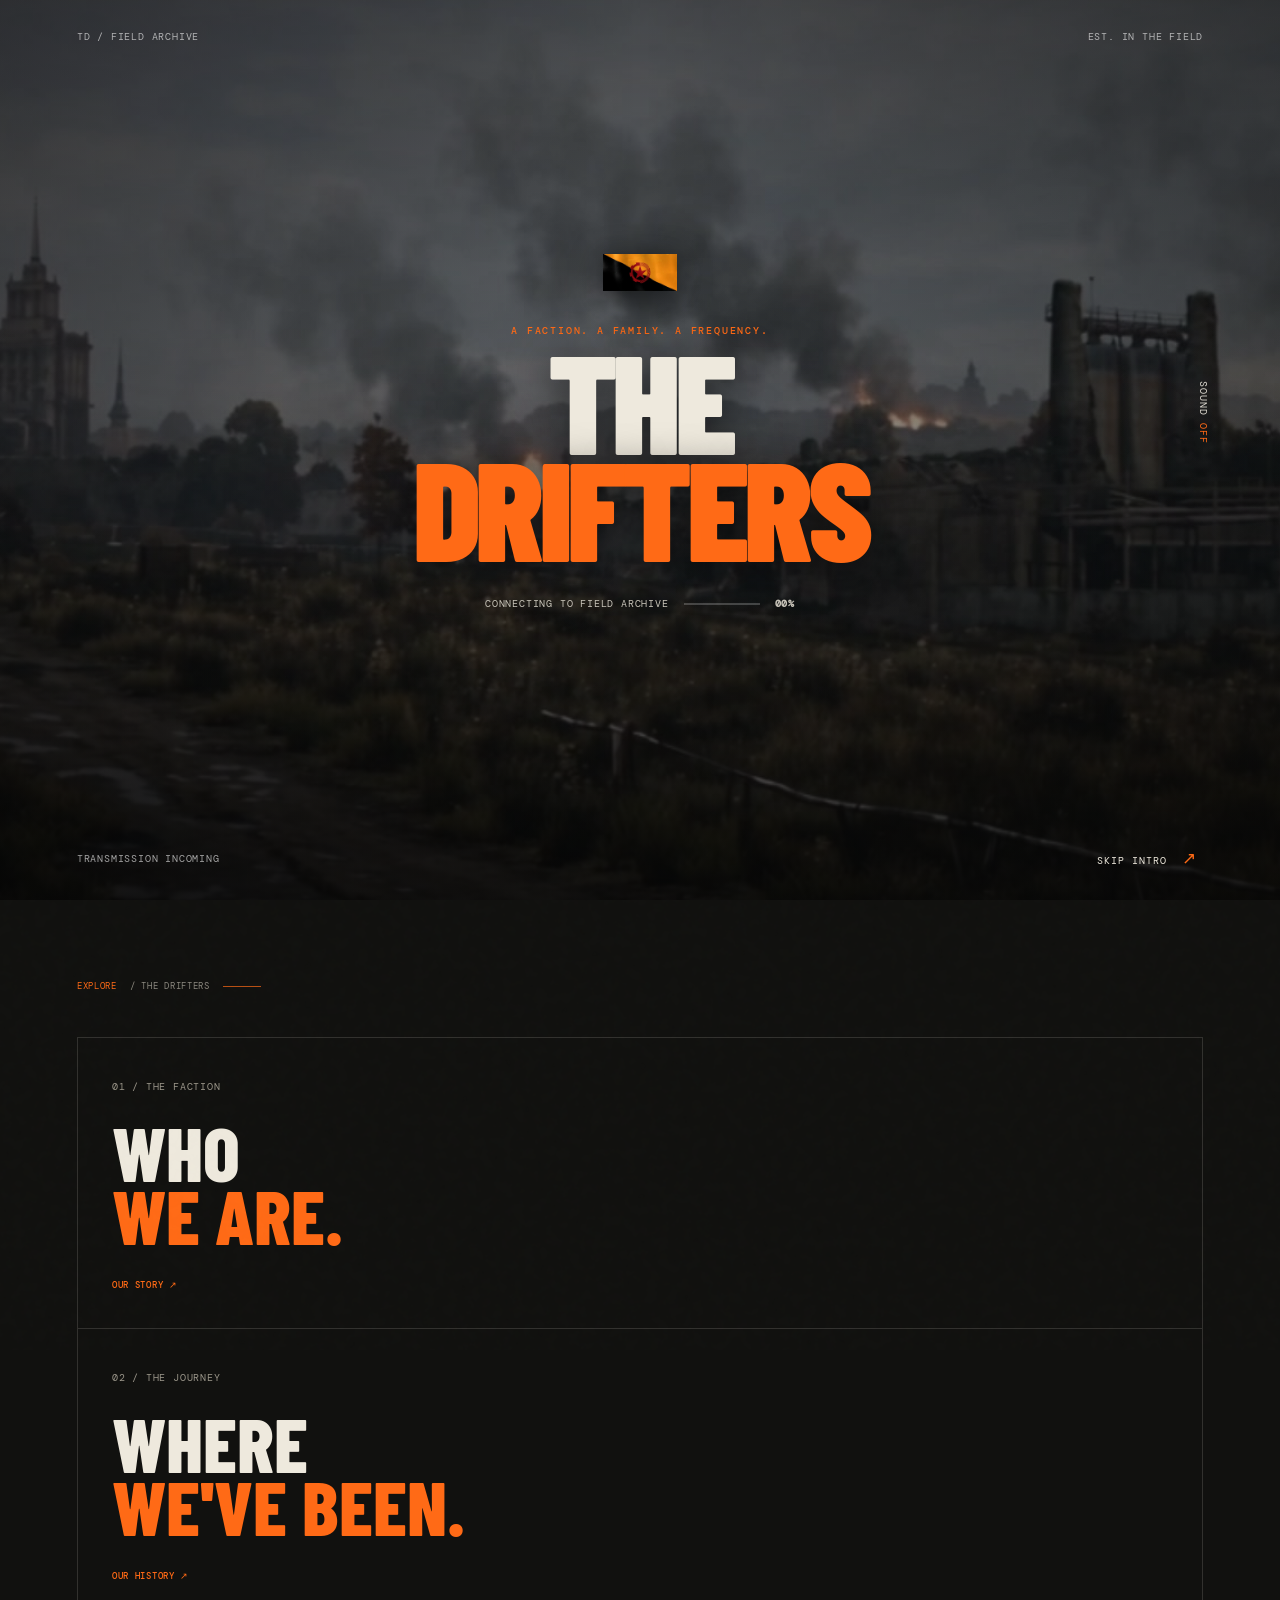
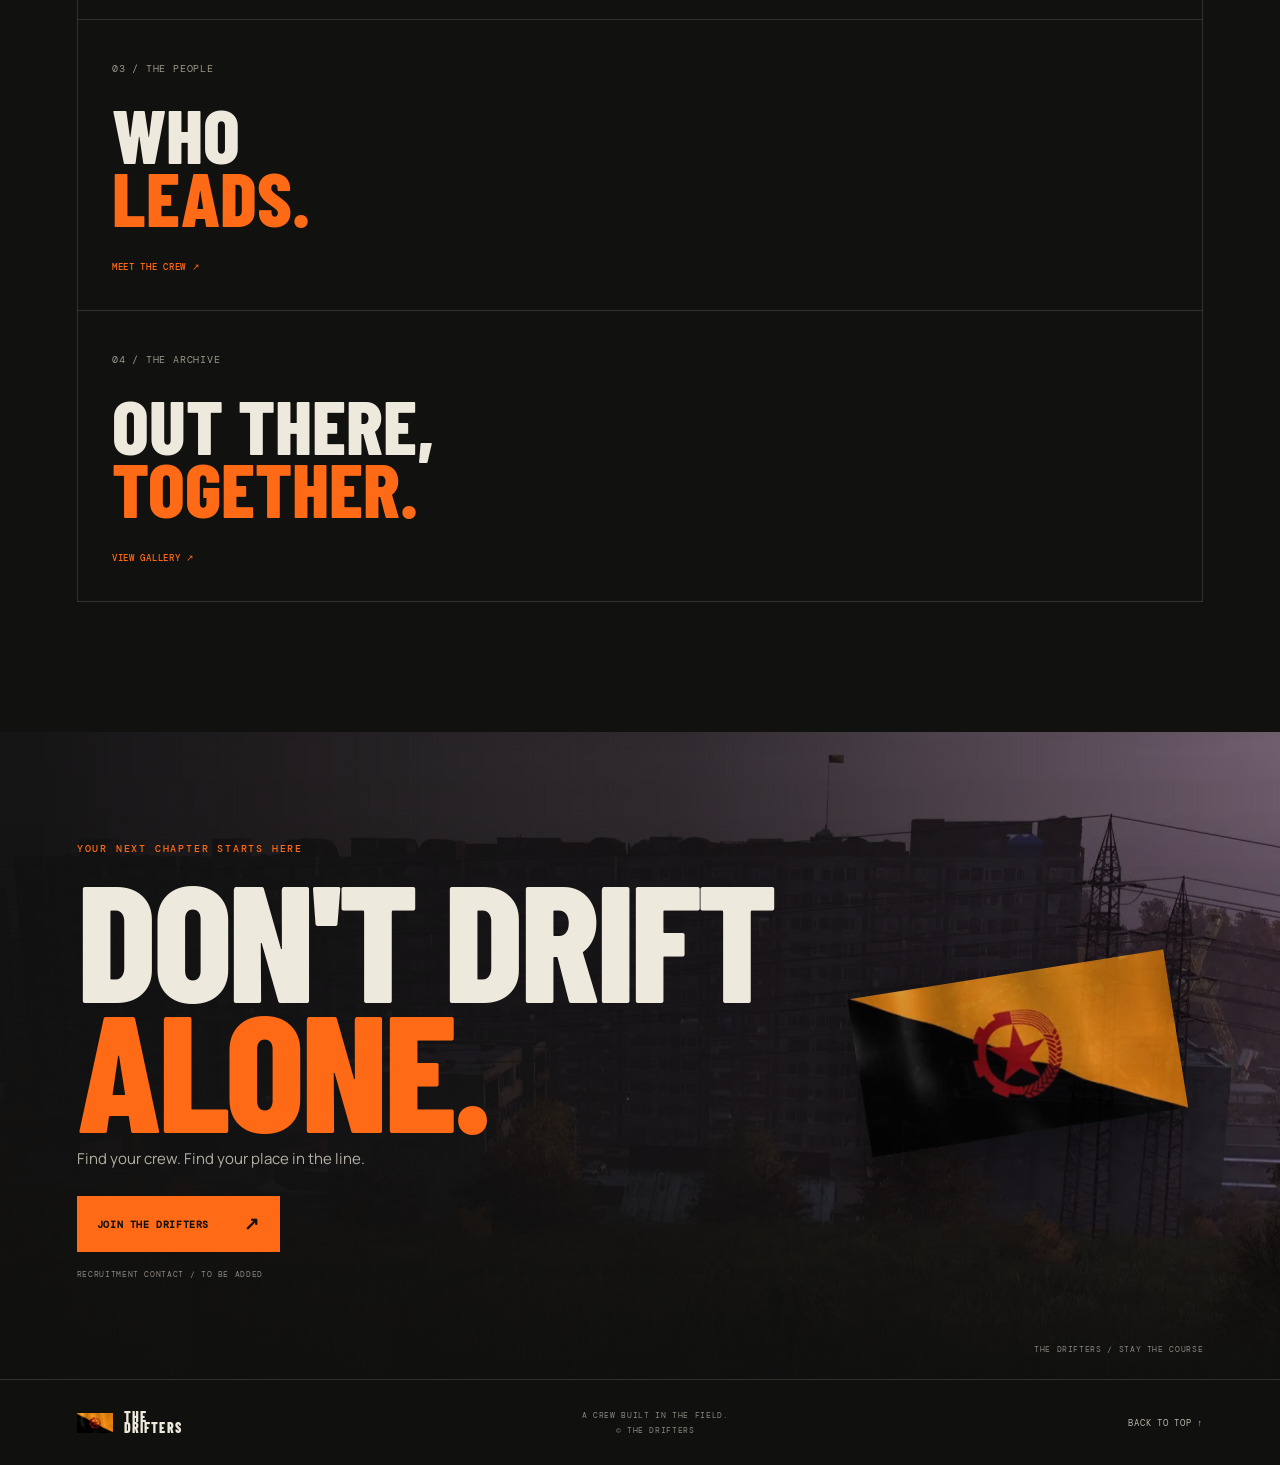
<file: index.html>
<!doctype html>
<html lang="en"><head><meta charset="utf-8"><meta name="viewport" content="width=device-width, initial-scale=1"><meta name="theme-color" content="#0d0d0c"><meta name="description" content="The Drifters — DayZ survival faction. Home and field archive."><title>Home — The Drifters DayZ Faction</title><link rel="preconnect" href="https://fonts.googleapis.com"><link rel="preconnect" href="https://fonts.gstatic.com" crossorigin><link href="https://fonts.googleapis.com/css2?family=Barlow+Condensed:wght@500;600;700;800;900&family=DM+Mono:wght@400;500&family=Manrope:wght@400;500;600;700;800&display=swap" rel="stylesheet"><link rel="stylesheet" href="styles.css"></head>
<body class="is-loading"><div class="noise" aria-hidden="true"></div><div class="scroll-progress" aria-hidden="true"><i></i></div><section class="intro" id="intro" aria-label="The Drifters opening sequence">
    <video class="intro__video" id="introVideo" playsinline muted preload="auto" poster="video-poster.jpg?v=4">
      <source src="Video%20Project%202%20%281%29.mp4?v=4" type="video/mp4">
    </video>
    <div class="intro__shade"></div>
    <div class="intro__top mono"><span>TD / FIELD ARCHIVE</span><span>EST. IN THE FIELD</span></div>
    <div class="intro__center">
      <img src="flag.png" alt="The Drifters faction flag" class="intro__flag">
      <p class="eyebrow">A faction. A family. A frequency.</p>
      <h1>THE<br><span>DRIFTERS</span></h1>
      <div class="intro__loading"><span class="mono" id="loadLabel">CONNECTING TO FIELD ARCHIVE</span><span class="load-track"><i id="loadBar"></i></span><b class="mono" id="loadNumber">00%</b></div>
    </div>
    <div class="intro__bottom"><span class="mono">TRANSMISSION INCOMING</span><button class="intro__skip" id="skipIntro">SKIP INTRO <span>↗</span></button></div>
    <button class="intro__sound" id="soundToggle" aria-label="Turn intro sound on">SOUND <span>OFF</span></button>
  </section><header class="site-header" id="top">
    <a href="index.html" class="brand" aria-label="The Drifters home"><img src="flag.png" alt=""><span>THE<br>DRIFTERS</span></a>
    <button class="menu-toggle" id="menuToggle" aria-label="Open navigation" aria-expanded="false"><span></span><span></span></button>
    <nav class="main-nav" id="mainNav" aria-label="Main navigation">
      <a href="about.html">ABOUT <small>01</small></a><a href="history.html">HISTORY <small>02</small></a><a href="leadership.html">LEADERSHIP <small>03</small></a><a href="gallery.html">GALLERY <small>04</small></a>
    </nav>
    <a class="header-cta" href="https://discord.gg/ABjeExP7d" target="_blank" rel="noopener noreferrer">JOIN THE DISCORD <span>↗</span></a>
  </header><main><section class="hero" aria-labelledby="heroTitle">
      <div class="hero__image" aria-hidden="true"></div><div class="hero__grid" aria-hidden="true"></div>
      <div class="hero__content">
        <div class="hero__kicker mono reveal"><i></i> DAYZ / SURVIVAL FACTION <span>THE DRIFTERS</span></div>
        <h1 class="hero__title reveal" id="heroTitle">WE MOVE<br>AS <em>ONE.</em></h1>
        <p class="hero__copy reveal">Survive the infected. Share the haul.<br>No one drifts alone.</p>
        <div class="hero__actions reveal"><a class="button button--orange" href="about.html">MEET THE FACTION <span>↗</span></a><a class="text-link" href="gallery.html"><span class="play-icon">▶</span> EXPLORE THE ARCHIVE</a></div>
      </div>
      <div class="hero__seal"><img src="flag.png" alt=""><span class="mono">THE DRIFTERS<br>NO ONE LEFT BEHIND</span></div>
      <div class="hero__foot mono"><span>48° / SOMEWHERE OUT THERE</span><span>SCROLL TO EXPLORE <b>↓</b></span><span>01 — 04</span></div>
    </section><section class="home-links section-pad"><div class="section-tag mono"><span>EXPLORE</span> / THE DRIFTERS</div><div class="home-links__grid"><a href="about.html"><small class="mono">01 / THE FACTION</small><h2>WHO<br><em>WE ARE.</em></h2><span>OUR STORY ↗</span></a><a href="history.html"><small class="mono">02 / THE JOURNEY</small><h2>WHERE<br><em>WE'VE BEEN.</em></h2><span>OUR HISTORY ↗</span></a><a href="leadership.html"><small class="mono">03 / THE PEOPLE</small><h2>WHO<br><em>LEADS.</em></h2><span>MEET THE CREW ↗</span></a><a href="gallery.html"><small class="mono">04 / THE ARCHIVE</small><h2>OUT THERE,<br><em>TOGETHER.</em></h2><span>VIEW GALLERY ↗</span></a></div></section><section class="join" id="join"><div class="join__backdrop"></div><div class="join__content reveal"><p class="eyebrow">YOUR NEXT CHAPTER STARTS HERE</p><h2>DON'T DRIFT<br><em>ALONE.</em></h2><p>Find your crew. Find your place in the line.</p><a class="button button--orange join__button" href="https://discord.gg/ABjeExP7d" target="_blank" rel="noopener noreferrer">JOIN THE DRIFTERS <span>↗</span></a><span class="join__note mono">RECRUITMENT CONTACT / TO BE ADDED</span></div><div class="join__flag"><img src="flag.png" alt="The Drifters flag"></div><div class="join__coordinates mono">THE DRIFTERS / STAY THE COURSE</div></section></main><footer class="footer"><a href="#top" class="brand brand--footer"><img src="flag.png" alt=""><span>THE<br>DRIFTERS</span></a><span class="footer__center mono">A CREW BUILT IN THE FIELD.<br>© THE DRIFTERS</span><a class="footer__top mono" href="#top">BACK TO TOP ↑</a></footer><script src="script.js"></script></body></html>
</file>
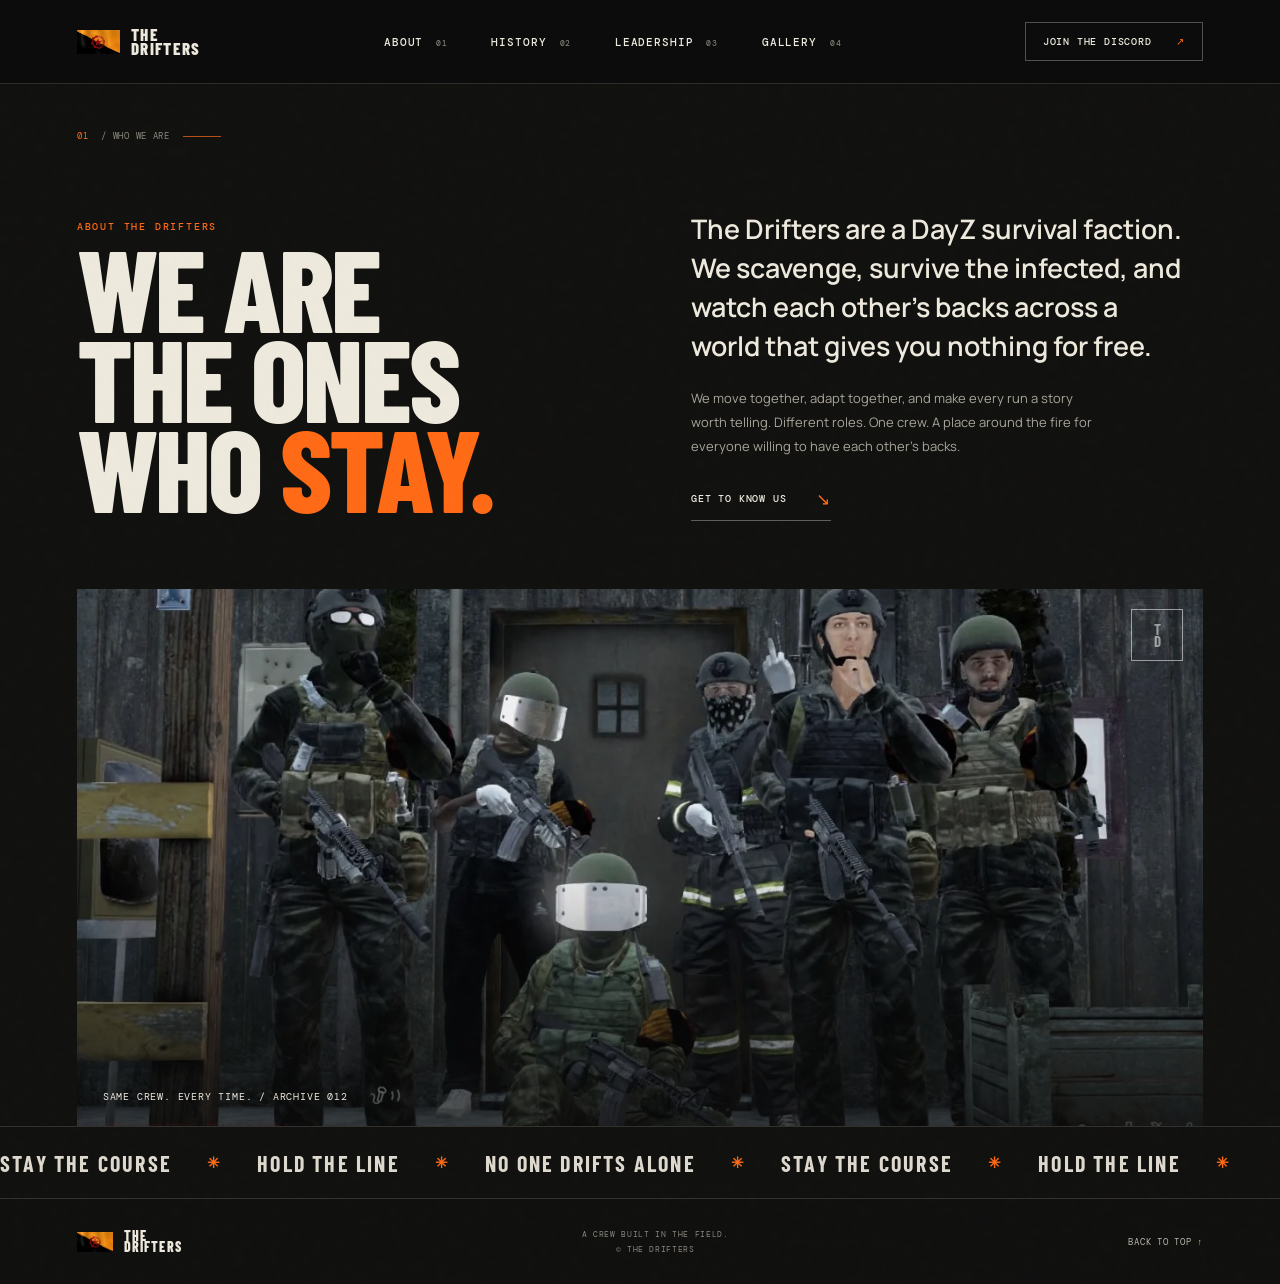
<file: about.html>
<!doctype html>
<html lang="en"><head><meta charset="utf-8"><meta name="viewport" content="width=device-width, initial-scale=1"><meta name="theme-color" content="#0d0d0c"><meta name="description" content="The Drifters — DayZ survival faction. About and field archive."><title>About — The Drifters DayZ Faction</title><link rel="preconnect" href="https://fonts.googleapis.com"><link rel="preconnect" href="https://fonts.gstatic.com" crossorigin><link href="https://fonts.googleapis.com/css2?family=Barlow+Condensed:wght@500;600;700;800;900&family=DM+Mono:wght@400;500&family=Manrope:wght@400;500;600;700;800&display=swap" rel="stylesheet"><link rel="stylesheet" href="styles.css"></head>
<body><div class="noise" aria-hidden="true"></div><div class="scroll-progress" aria-hidden="true"><i></i></div><header class="site-header" id="top">
    <a href="index.html" class="brand" aria-label="The Drifters home"><img src="flag.png" alt=""><span>THE<br>DRIFTERS</span></a>
    <button class="menu-toggle" id="menuToggle" aria-label="Open navigation" aria-expanded="false"><span></span><span></span></button>
    <nav class="main-nav" id="mainNav" aria-label="Main navigation">
      <a href="about.html">ABOUT <small>01</small></a><a href="history.html">HISTORY <small>02</small></a><a href="leadership.html">LEADERSHIP <small>03</small></a><a href="gallery.html">GALLERY <small>04</small></a>
    </nav>
    <a class="header-cta" href="https://discord.gg/ABjeExP7d" target="_blank" rel="noopener noreferrer">JOIN THE DISCORD <span>↗</span></a>
  </header><main><section class="manifesto section-pad" id="about">
      <div class="section-tag mono reveal"><span>01</span> / WHO WE ARE</div>
      <div class="manifesto__layout">
        <div class="manifesto__heading reveal"><p class="eyebrow">ABOUT THE DRIFTERS</p><h2>WE ARE<br>THE ONES<br>WHO <em>STAY.</em></h2></div>
        <div class="manifesto__body reveal"><p class="big-copy">The Drifters are a DayZ survival faction. We scavenge, survive the infected, and watch each other’s backs across a world that gives you nothing for free.</p><p>We move together, adapt together, and make every run a story worth telling. Different roles. One crew. A place around the fire for everyone willing to have each other’s backs.</p><a class="arrow-link" href="history.html">GET TO KNOW US <span>↘</span></a></div>
      </div>
      <div class="manifesto__image reveal"><img src="img12.png" alt="The Drifters gathered together in the field"><span class="image-caption mono">SAME CREW. EVERY TIME. / ARCHIVE 012</span><div class="image-stamp">T<br>D</div></div>
      <div class="manifesto__ticker"><div class="ticker-track"><span>STAY THE COURSE</span><b>✳</b><span>HOLD THE LINE</span><b>✳</b><span>NO ONE DRIFTS ALONE</span><b>✳</b><span>STAY THE COURSE</span><b>✳</b><span>HOLD THE LINE</span><b>✳</b></div></div>
    </section></main><footer class="footer"><a href="#top" class="brand brand--footer"><img src="flag.png" alt=""><span>THE<br>DRIFTERS</span></a><span class="footer__center mono">A CREW BUILT IN THE FIELD.<br>© THE DRIFTERS</span><a class="footer__top mono" href="#top">BACK TO TOP ↑</a></footer><script src="script.js"></script></body></html>
</file>
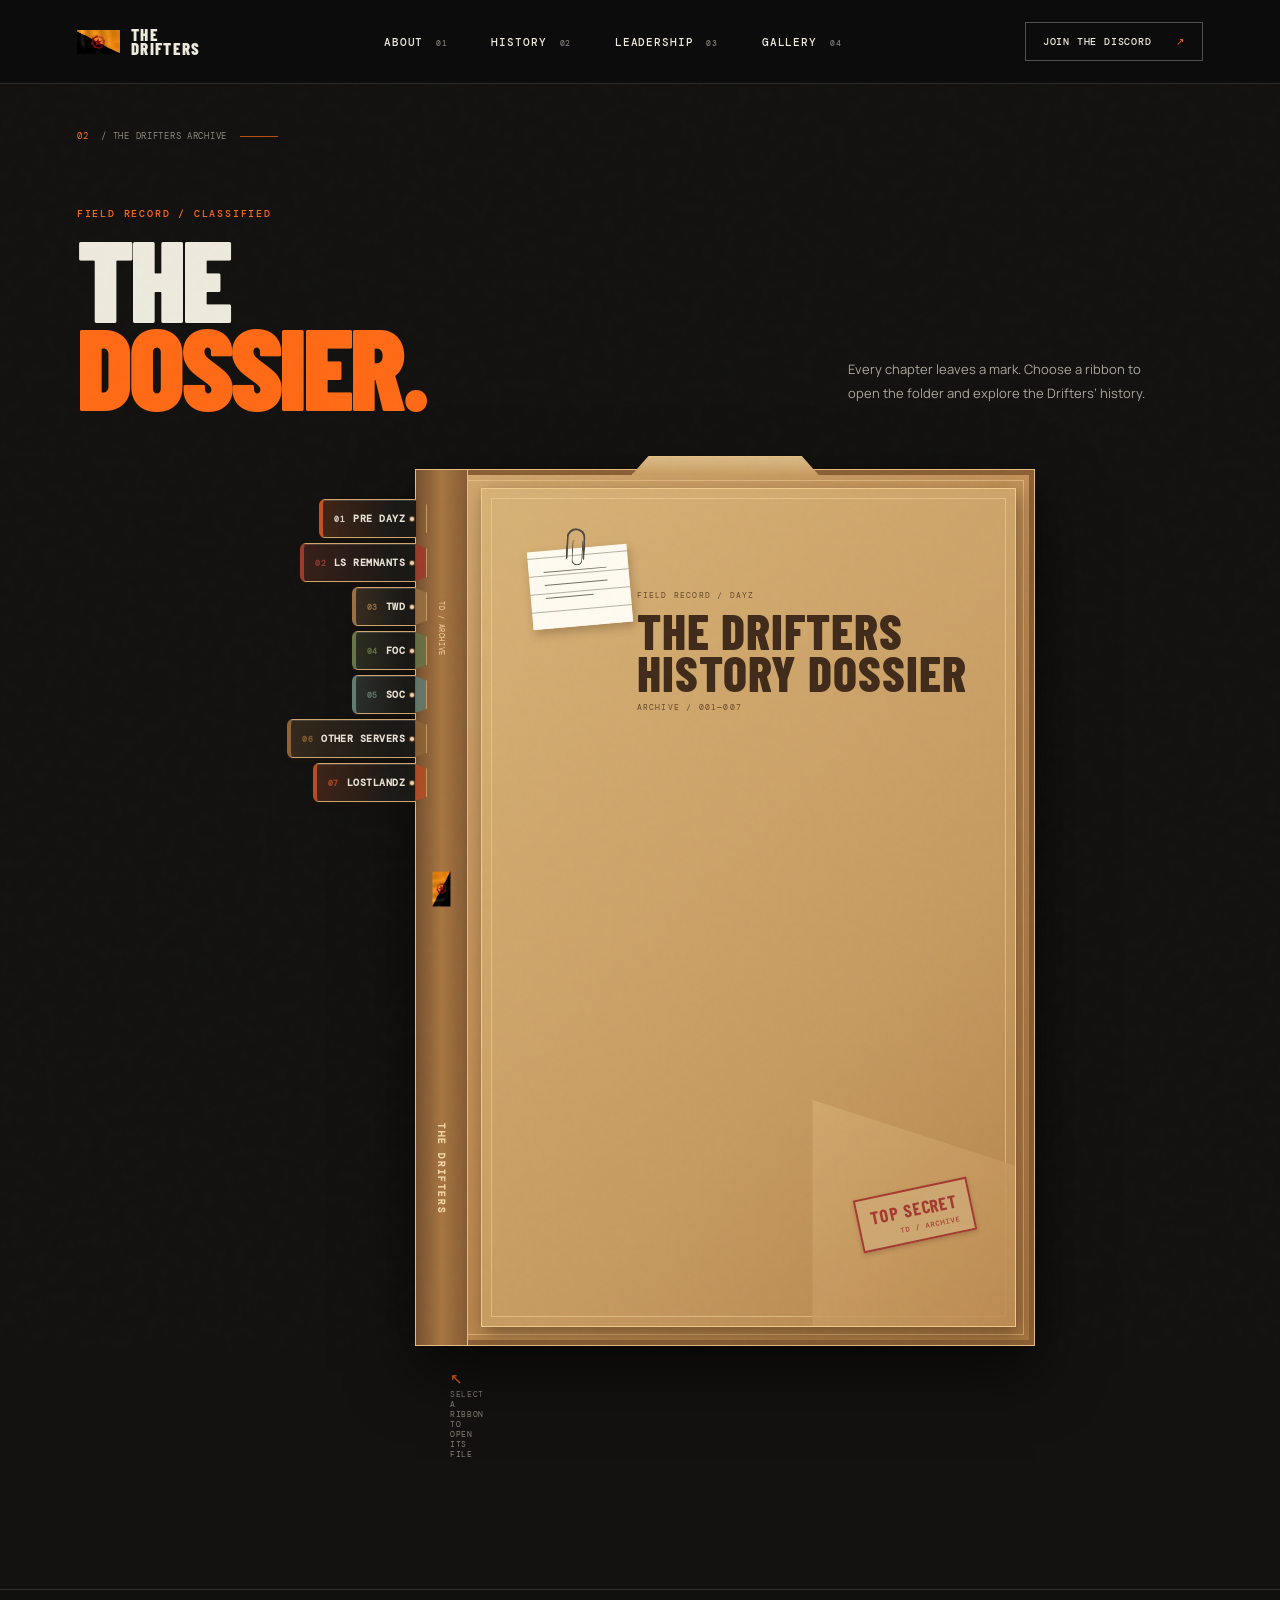
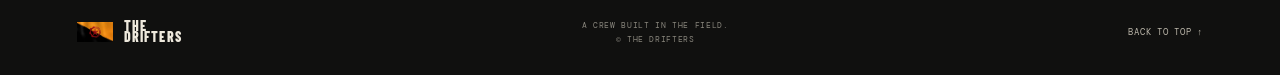
<file: history.html>
<!doctype html>
<html lang="en"><head><meta charset="utf-8"><meta name="viewport" content="width=device-width, initial-scale=1"><meta name="theme-color" content="#0d0d0c"><meta name="description" content="The Drifters — DayZ survival faction. History and field archive."><title>History — The Drifters DayZ Faction</title><link rel="preconnect" href="https://fonts.googleapis.com"><link rel="preconnect" href="https://fonts.gstatic.com" crossorigin><link href="https://fonts.googleapis.com/css2?family=Barlow+Condensed:wght@500;600;700;800;900&family=DM+Mono:wght@400;500&family=Manrope:wght@400;500;600;700;800&display=swap" rel="stylesheet"><link rel="stylesheet" href="styles.css"></head>
<body><div class="noise" aria-hidden="true"></div><div class="scroll-progress" aria-hidden="true"><i></i></div><header class="site-header" id="top">
    <a href="index.html" class="brand" aria-label="The Drifters home"><img src="flag.png" alt=""><span>THE<br>DRIFTERS</span></a>
    <button class="menu-toggle" id="menuToggle" aria-label="Open navigation" aria-expanded="false"><span></span><span></span></button>
    <nav class="main-nav" id="mainNav" aria-label="Main navigation">
      <a href="about.html">ABOUT <small>01</small></a><a href="history.html">HISTORY <small>02</small></a><a href="leadership.html">LEADERSHIP <small>03</small></a><a href="gallery.html">GALLERY <small>04</small></a>
    </nav>
    <a class="header-cta" href="https://discord.gg/ABjeExP7d" target="_blank" rel="noopener noreferrer">JOIN THE DISCORD <span>↗</span></a>
  </header><main><section class="dossier-section section-pad" id="history">
      <div class="section-tag mono"><span>02</span> / THE DRIFTERS ARCHIVE</div>
      <div class="dossier-heading"><div><p class="eyebrow">FIELD RECORD / CLASSIFIED</p><h1>THE<br><em>DOSSIER.</em></h1></div><p>Every chapter leaves a mark. Choose a ribbon to open the folder and explore the Drifters’ history.</p></div>
      <div class="dossier" id="dossier">
        <nav class="dossier-tabs" role="tablist" aria-label="History dossier chapters">
          <button class="dossier-tab" role="tab" id="tab-pre-dayz" aria-controls="dossier-page" aria-selected="false" data-title="Pre DayZ — WVR" data-copy="In the Pre-DayZ era, the faction was the West Virginia Republic (WVR). We played Fallout 4 and Fallout 76, building our crew through the wasteland. In Fallout 76, our goal was to rebuild Appalachia, one settlement at a time."><span>01</span> PRE DAYZ</button>
          <button class="dossier-tab" role="tab" id="tab-origins" aria-controls="dossier-page" aria-selected="false" data-title="LS Remnants"><span>02</span> LS REMNANTS</button>
          <button class="dossier-tab" role="tab" id="tab-twd" aria-controls="dossier-page" aria-selected="false" data-title="TWD"><span>03</span> TWD</button>
          <button class="dossier-tab" role="tab" id="tab-foc" aria-controls="dossier-page" aria-selected="false" data-title="FOC"><span>04</span> FOC</button>
          <button class="dossier-tab" role="tab" id="tab-soc" aria-controls="dossier-page" aria-selected="false" data-title="SOC"><span>05</span> SOC</button>
          <button class="dossier-tab" role="tab" id="tab-other" aria-controls="dossier-page" aria-selected="false" data-title="Other Servers"><span>06</span> OTHER SERVERS</button>
          <button class="dossier-tab" role="tab" id="tab-lostlandz" aria-controls="dossier-page" aria-selected="false" data-title="LostLandz"><span>07</span> LOSTLANDZ</button>
        </nav>
        <div class="dossier-folder" id="dossierFolder">
          <div class="folder-spine"><span class="mono">TD / ARCHIVE</span><img src="flag.png" alt=""><span class="folder-spine__vertical">THE DRIFTERS</span></div>
          <div class="folder-cover" aria-hidden="true">
            <div class="cover-note"><span></span><span></span><span></span><i></i></div>
            <div class="cover-title"><span class="mono">FIELD RECORD / DAYZ</span><strong>THE DRIFTERS<br>HISTORY DOSSIER</strong><small class="mono">ARCHIVE / 001—007</small></div>
            <div class="cover-stamp">TOP SECRET<small>TD / ARCHIVE</small></div>
            <div class="cover-pocket"></div>
          </div>
          <div class="folder-paper" id="dossier-page" role="tabpanel" aria-labelledby="tab-pre-dayz" tabindex="0">
            <div class="paper-note" aria-hidden="true"><span></span><span></span><span></span><i></i></div>
            <div class="paper-top mono"><span>THE DRIFTERS / HISTORY FILE</span><span id="dossierIndex">SELECT A RIBBON</span></div>
            <div class="paper-empty" id="dossierContent"><div class="paper-stamp">TOP SECRET<small>TD / 01</small></div><span class="mono">CHAPTER FILE / 001—007</span><h2 id="dossierTitle">THE STORY<br>IS IN HERE.</h2><p>Choose a ribbon to open a chapter of the Drifters’ history.</p><div class="paper-lines" aria-hidden="true"></div></div>
            <div class="paper-bottom mono"><span>HANDLE WITH CARE</span><span>FIELD ARCHIVE / DAYZ</span></div>
          </div>
        </div>
        <p class="dossier-hint mono"><span>↖</span> SELECT A RIBBON TO OPEN ITS FILE</p>
      </div>
    </section></main><footer class="footer"><a href="#top" class="brand brand--footer"><img src="flag.png" alt=""><span>THE<br>DRIFTERS</span></a><span class="footer__center mono">A CREW BUILT IN THE FIELD.<br>© THE DRIFTERS</span><a class="footer__top mono" href="#top">BACK TO TOP ↑</a></footer><script src="script.js"></script></body></html>
</file>
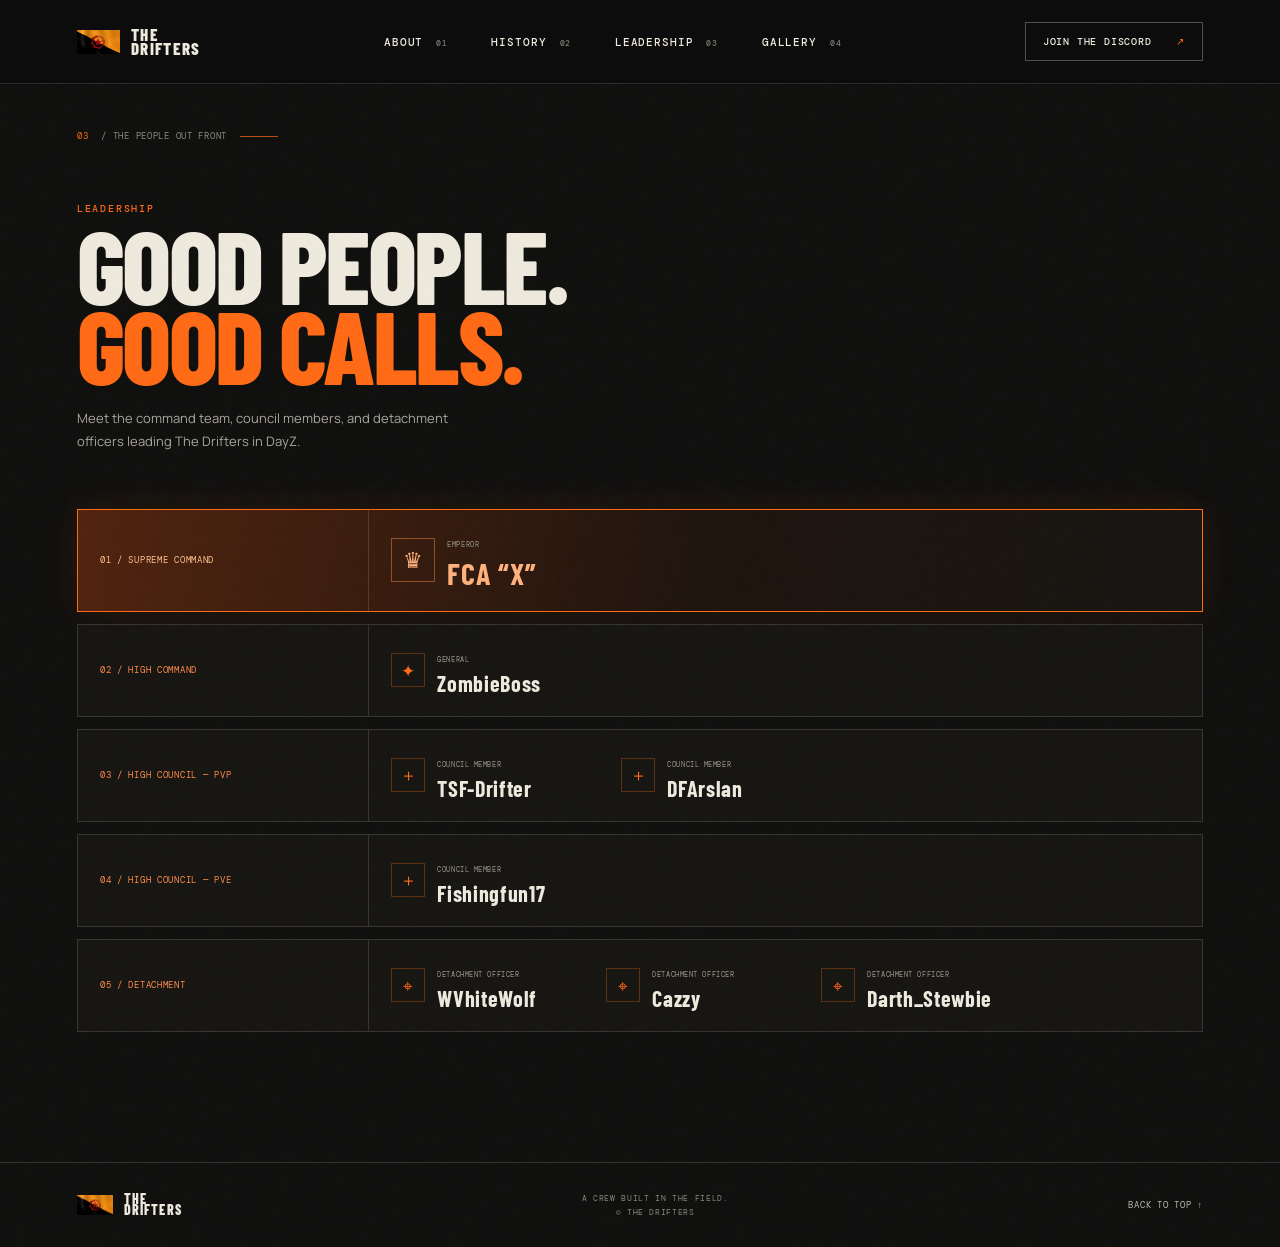
<file: leadership.html>
<!doctype html>
<html lang="en"><head><meta charset="utf-8"><meta name="viewport" content="width=device-width, initial-scale=1"><meta name="theme-color" content="#0d0d0c"><meta name="description" content="The Drifters — DayZ survival faction. Leadership and field archive."><title>Leadership — The Drifters DayZ Faction</title><link rel="preconnect" href="https://fonts.googleapis.com"><link rel="preconnect" href="https://fonts.gstatic.com" crossorigin><link href="https://fonts.googleapis.com/css2?family=Barlow+Condensed:wght@500;600;700;800;900&family=DM+Mono:wght@400;500&family=Manrope:wght@400;500;600;700;800&display=swap" rel="stylesheet"><link rel="stylesheet" href="styles.css"></head>
<body><div class="noise" aria-hidden="true"></div><div class="scroll-progress" aria-hidden="true"><i></i></div><header class="site-header" id="top">
    <a href="index.html" class="brand" aria-label="The Drifters home"><img src="flag.png" alt=""><span>THE<br>DRIFTERS</span></a>
    <button class="menu-toggle" id="menuToggle" aria-label="Open navigation" aria-expanded="false"><span></span><span></span></button>
    <nav class="main-nav" id="mainNav" aria-label="Main navigation">
      <a href="about.html">ABOUT <small>01</small></a><a href="history.html">HISTORY <small>02</small></a><a href="leadership.html">LEADERSHIP <small>03</small></a><a href="gallery.html">GALLERY <small>04</small></a>
    </nav>
    <a class="header-cta" href="https://discord.gg/ABjeExP7d" target="_blank" rel="noopener noreferrer">JOIN THE DISCORD <span>↗</span></a>
  </header><main><section class="leadership section-pad" id="leadership">
      <div class="section-tag mono reveal"><span>03</span> / THE PEOPLE OUT FRONT</div>
      <div class="leadership__head reveal"><p class="eyebrow">LEADERSHIP</p><h2>GOOD PEOPLE.<br><em>GOOD CALLS.</em></h2><p>Meet the command team, council members, and detachment officers leading The Drifters in DayZ.</p></div>
      <div class="leadership-roster">
        <article class="rank-block rank-block--emperor reveal">
          <div class="rank-block__index mono">01 / SUPREME COMMAND</div>
          <div class="rank-block__people">
            <div class="rank-person"><span class="rank-person__sigil">♛</span><div><small class="mono">EMPEROR</small><h3>FCA “X”</h3></div></div>
          </div>
        </article>
        <article class="rank-block rank-block--command reveal">
          <div class="rank-block__index mono">02 / HIGH COMMAND</div>
          <div class="rank-block__people">
            <div class="rank-person"><span class="rank-person__sigil">✦</span><div><small class="mono">GENERAL</small><h3>ZombieBoss</h3></div></div>
          </div>
        </article>
        <article class="rank-block reveal">
          <div class="rank-block__index mono">03 / HIGH COUNCIL — PVP</div>
          <div class="rank-block__people">
            <div class="rank-person"><span class="rank-person__sigil">＋</span><div><small class="mono">COUNCIL MEMBER</small><h3>TSF-Drifter</h3></div></div>
            <div class="rank-person"><span class="rank-person__sigil">＋</span><div><small class="mono">COUNCIL MEMBER</small><h3>DFArslan</h3></div></div>
          </div>
        </article>
        <article class="rank-block reveal">
          <div class="rank-block__index mono">04 / HIGH COUNCIL — PVE</div>
          <div class="rank-block__people">
            <div class="rank-person"><span class="rank-person__sigil">＋</span><div><small class="mono">COUNCIL MEMBER</small><h3>Fishingfun17</h3></div></div>
          </div>
        </article>
        <article class="rank-block rank-block--officers reveal">
          <div class="rank-block__index mono">05 / DETACHMENT</div>
          <div class="rank-block__people">
            <div class="rank-person"><span class="rank-person__sigil">⌖</span><div><small class="mono">DETACHMENT OFFICER</small><h3>WVhiteWolf</h3></div></div>
            <div class="rank-person"><span class="rank-person__sigil">⌖</span><div><small class="mono">DETACHMENT OFFICER</small><h3>Cazzy</h3></div></div>
            <div class="rank-person"><span class="rank-person__sigil">⌖</span><div><small class="mono">DETACHMENT OFFICER</small><h3>Darth_Stewbie</h3></div></div>
          </div>
        </article>
      </div>
    </section></main><footer class="footer"><a href="#top" class="brand brand--footer"><img src="flag.png" alt=""><span>THE<br>DRIFTERS</span></a><span class="footer__center mono">A CREW BUILT IN THE FIELD.<br>© THE DRIFTERS</span><a class="footer__top mono" href="#top">BACK TO TOP ↑</a></footer><script src="script.js"></script></body></html>
</file>
<file: styles.css>
:root{--ink:#0d0d0c;--panel:#151514;--panel2:#1c1b18;--paper:#eee9dd;--muted:#9b988e;--orange:#ff6a16;--red:#c53224;--line:rgba(238,233,221,.15);--mono:'DM Mono',monospace;--display:'Barlow Condensed',sans-serif;--body:'Manrope',sans-serif;--gutter:clamp(22px,6vw,96px)}
*{box-sizing:border-box}html{scroll-behavior:smooth;scroll-padding-top:88px}body{margin:0;background:var(--ink);color:var(--paper);font-family:var(--body);overflow-x:hidden}body.is-loading{overflow:hidden}a{color:inherit;text-decoration:none}button{font:inherit;color:inherit}.mono{font-family:var(--mono);letter-spacing:.08em;font-size:10px}.noise{position:fixed;inset:-50%;z-index:9;pointer-events:none;opacity:.04;background-image:url("data:image/svg+xml,%3Csvg viewBox='0 0 180 180' xmlns='http://www.w3.org/2000/svg'%3E%3Cfilter id='n'%3E%3CfeTurbulence type='fractalNoise' baseFrequency='.9' numOctaves='3' stitchTiles='stitch'/%3E%3C/filter%3E%3Crect width='100%25' height='100%25' filter='url(%23n)' opacity='.34'/%3E%3C/svg%3E");animation:grain .22s steps(2) infinite}.scroll-progress{height:2px;position:fixed;left:0;top:0;z-index:12;width:100%;pointer-events:none}.scroll-progress i{display:block;height:100%;width:0;background:var(--orange);box-shadow:0 0 8px var(--orange)}
.intro{position:fixed;inset:0;z-index:30;background:#090909;display:grid;place-items:center;overflow:hidden;transition:opacity .9s cubic-bezier(.76,0,.24,1),visibility .9s}.intro.is-done{opacity:0;visibility:hidden;pointer-events:none}.intro__video{position:absolute;width:100%;height:100%;object-fit:cover;opacity:.66;filter:saturate(.78)}.intro__shade{position:absolute;inset:0;background:linear-gradient(180deg,rgba(4,4,4,.4),rgba(4,4,4,.05) 45%,rgba(4,4,4,.75)),linear-gradient(90deg,rgba(8,8,8,.38),transparent 50%,rgba(8,8,8,.32))}.intro__top,.intro__bottom{position:absolute;left:var(--gutter);right:var(--gutter);display:flex;justify-content:space-between;color:rgba(255,255,255,.62);font-size:10px}.intro__top{top:30px}.intro__bottom{bottom:30px;align-items:center}.intro__center{z-index:1;text-align:center;transform:translateY(-2vh);animation:enter .9s .2s both}.intro__flag{width:74px;height:37px;object-fit:cover;box-shadow:0 6px 30px #0008;margin-bottom:28px}.intro .eyebrow{margin:0 0 8px}.intro h1{font:900 clamp(66px,11vw,150px)/.76 var(--display);letter-spacing:-.04em;margin:0;text-shadow:0 6px 40px #0008}.intro h1 span{color:var(--orange)}.eyebrow{font:500 10px var(--mono);letter-spacing:.18em;color:var(--orange);text-transform:uppercase}.intro__loading{display:flex;align-items:center;gap:15px;width:min(310px,72vw);margin:38px auto 0;color:#c7c3b8;font-size:9px}.load-track{height:2px;background:#ffffff35;flex:1}.load-track i{display:block;background:var(--orange);height:100%;width:0;transition:width .15s}.intro__skip,.intro__sound{border:0;background:none;color:#eee9dd;font:10px var(--mono);letter-spacing:.1em;cursor:pointer}.intro__skip span{color:var(--orange);font-size:17px;margin-left:8px}.intro__sound{position:absolute;right:var(--gutter);top:50%;transform:translateY(-50%) rotate(90deg);transform-origin:right;color:#ddd9d0}.intro__sound span{color:var(--orange)}
.site-header{height:84px;position:absolute;z-index:10;left:0;right:0;top:0;padding:0 var(--gutter);display:flex;align-items:center;border-bottom:1px solid rgba(255,255,255,.13);background:linear-gradient(#0707078c,transparent);opacity:0;transition:opacity .6s .3s}.site-header.is-visible{opacity:1}.brand{display:flex;gap:11px;align-items:center;font:800 17px/.78 var(--display);letter-spacing:.08em}.brand img{width:43px;height:24px;object-fit:cover}.main-nav{display:flex;gap:clamp(18px,3.4vw,55px);margin:auto;font:500 11px var(--mono);letter-spacing:.08em}.main-nav a{transition:color .2s}.main-nav a:hover,.text-link:hover{color:var(--orange)}.main-nav small{font-size:8px;color:#807d75;margin-left:5px}.header-cta{font:500 10px var(--mono);letter-spacing:.08em;border:1px solid #ffffff48;padding:12px 17px;transition:.25s}.header-cta span{color:var(--orange);margin-left:18px}.header-cta:hover{background:var(--orange);border-color:var(--orange);color:#111}.header-cta:hover span{color:#111}.menu-toggle{display:none}
body:not(.is-loading) .site-header{opacity:1}
.home-links{background:#11110f}.home-links__grid{display:grid;grid-template-columns:repeat(2,1fr);margin-top:45px;border-top:1px solid var(--line);border-left:1px solid var(--line)}.home-links__grid>a{padding:35px 34px;min-height:240px;border-right:1px solid var(--line);border-bottom:1px solid var(--line);transition:background .3s}.home-links__grid>a:hover{background:#1c1b18}.home-links__grid small{color:#9b968a}.home-links__grid h2{font:800 clamp(44px,6vw,82px)/.82 var(--display);margin:25px 0;color:var(--paper)}.home-links__grid h2 em{font-style:normal;color:var(--orange)}.home-links__grid>a>span{font:500 9px var(--mono);color:var(--orange);letter-spacing:.08em}
.hero{height:min(850px,100svh);min-height:660px;position:relative;display:flex;align-items:center;padding:95px var(--gutter) 65px;overflow:hidden}.hero__image{position:absolute;inset:0;background:linear-gradient(90deg,rgba(10,10,9,.94) 0%,rgba(10,10,9,.6) 39%,rgba(10,10,9,.06) 90%),linear-gradient(0deg,#0d0d0c 0%,transparent 26%),url('img9.png') center 42%/cover;transform:scale(1.035);animation:heroZoom 13s ease-out both}.hero__grid{position:absolute;inset:0;opacity:.12;background-image:linear-gradient(90deg,transparent calc(25% - 1px),#ddd 25%,transparent calc(25% + 1px),transparent calc(50% - 1px),#ddd 50%,transparent calc(50% + 1px),transparent calc(75% - 1px),#ddd 75%,transparent calc(75% + 1px));pointer-events:none}.hero__content{position:relative;z-index:1;margin-top:10px;max-width:720px}.hero__kicker{color:#ddd7ca;font-size:10px;margin-bottom:28px}.hero__kicker i{display:inline-block;width:6px;height:6px;border-radius:50%;background:var(--orange);margin-right:10px;box-shadow:0 0 12px var(--orange)}.hero__kicker span{color:#969188;margin-left:22px}.hero__title{font:900 clamp(86px,13vw,184px)/.77 var(--display);letter-spacing:-.04em;margin:0 0 30px}.hero__title em,.manifesto h2 em,.history h2 em,.leadership h2 em,.gallery h2 em,.join h2 em{font-style:normal;color:var(--orange)}.hero__copy{font-size:clamp(14px,1.35vw,17px);line-height:1.8;color:#c6c2b8;margin:0 0 30px}.hero__actions{display:flex;align-items:center;gap:30px}.button{display:inline-flex;align-items:center;gap:35px;padding:16px 20px;font:600 10px var(--mono);letter-spacing:.06em}.button--orange{background:var(--orange);color:#15110e;transition:transform .25s,background .25s}.button--orange:hover{transform:translateY(-3px);background:#ff8440}.button--orange span{font-size:18px}.text-link{font:500 10px var(--mono);letter-spacing:.06em;transition:color .2s}.play-icon{color:var(--orange);font-size:10px;margin-right:7px}.hero__seal{position:absolute;right:var(--gutter);bottom:115px;display:flex;align-items:center;gap:14px;padding:12px;border:1px solid #ffffff38;background:#100f0c71;backdrop-filter:blur(8px);font-size:9px;line-height:1.8;color:#e4ded1}.hero__seal img{width:70px;height:35px;object-fit:cover}.hero__foot{position:absolute;left:var(--gutter);right:var(--gutter);bottom:31px;display:flex;justify-content:space-between;color:#969188;font-size:9px}.hero__foot b{color:var(--orange);font-size:17px;margin-left:9px;font-weight:400}
.section-pad{padding:130px var(--gutter)}.section-tag{color:#8b887f;display:flex;gap:13px;align-items:center;font-size:9px}.section-tag span{color:var(--orange)}.section-tag:after{content:'';width:38px;height:1px;background:var(--orange);opacity:.7}.manifesto{padding-bottom:0;position:relative;overflow:hidden;background:#11110f}.manifesto__layout{display:grid;grid-template-columns:1fr 1fr;gap:8vw;padding:68px 0 65px}.manifesto h2,.history h2,.leadership h2,.gallery h2,.join h2{font:800 clamp(68px,9vw,130px)/.78 var(--display);letter-spacing:-.025em;margin:0}.manifesto h2 em,.history h2 em,.leadership h2 em,.gallery h2 em,.join h2 em{color:var(--orange)}.manifesto__body{align-self:end;max-width:500px;padding-bottom:3px}.big-copy{font-size:clamp(19px,2.1vw,28px);line-height:1.45;font-weight:600;margin:0 0 20px}.manifesto__body>p:not(.big-copy){color:#a9a59b;line-height:1.85;font-size:13px;max-width:410px;margin-bottom:27px}.arrow-link{display:inline-flex;gap:30px;align-items:center;font:500 10px var(--mono);letter-spacing:.08em;padding-bottom:10px;border-bottom:1px solid #ffffff53}.arrow-link span{color:var(--orange);font-size:17px}.manifesto__image{height:clamp(240px,42vw,590px);position:relative;overflow:hidden}.manifesto__image img{width:100%;height:100%;object-fit:cover;object-position:center 43%;filter:saturate(.72);transition:transform 1.2s}.manifesto__image:hover img{transform:scale(1.035)}.manifesto__image:after{content:'';position:absolute;inset:50% 0 0;background:linear-gradient(transparent,#090909bb)}.image-caption{position:absolute;bottom:23px;left:26px;z-index:1;color:#eee8de}.image-stamp{position:absolute;top:20px;right:20px;z-index:1;border:1px solid #fff8;width:52px;height:52px;display:grid;place-content:center;text-align:center;font:700 15px/.8 var(--display);color:#fff8}.manifesto__ticker{height:72px;display:flex;align-items:center;overflow:hidden;border-top:1px solid var(--line);margin:0 calc(-1 * var(--gutter));}.ticker-track{display:flex;align-items:center;gap:35px;white-space:nowrap;animation:ticker 28s linear infinite;font:700 22px var(--display);letter-spacing:.1em;color:#ded9ce}.ticker-track b{color:var(--orange);font-size:15px}
.history{background:#171614;position:relative}.history__head,.gallery__head{display:flex;justify-content:space-between;align-items:flex-end;gap:30px;margin:65px 0 75px}.history h2,.gallery h2{font-size:clamp(72px,9.3vw,132px)}.history__intro,.gallery__intro{max-width:300px;font-size:14px;line-height:1.8;color:#aaa69c;margin:0 3% 5px 0}.timeline{border-top:1px solid var(--line)}.timeline__item{display:grid;grid-template-columns:1fr 34px 2fr 90px;align-items:center;gap:25px;min-height:156px;border-bottom:1px solid var(--line);position:relative;transition:padding .3s}.timeline__item:hover{padding-left:12px}.timeline__num{color:var(--orange);font-size:9px}.timeline__dot{width:8px;height:8px;border:1px solid var(--orange);transform:rotate(45deg);box-shadow:0 0 13px #f60a}.timeline__item h3{font:700 28px var(--display);letter-spacing:.04em;margin:0 0 7px}.timeline__item p{color:#a7a398;font-size:12px;margin:0;line-height:1.6}.timeline__mark{font:800 46px var(--display);color:#ffffff16;text-align:right}.history__note{text-align:right;color:#77746c;margin:22px 0 0;font-size:9px}
.leadership{background:#10100f;position:relative}.leadership__head{margin:60px 0 55px;max-width:730px}.leadership h2{font-size:clamp(66px,8vw,112px)}.leadership__head>p:last-child{max-width:390px;color:#aaa69d;font-size:13px;line-height:1.8;margin:22px 0 0}.leadership__cards{display:grid;grid-template-columns:repeat(3,1fr);gap:20px}.leader-card{min-width:0}.leader-card__photo{height:clamp(220px,30vw,410px);overflow:hidden;position:relative;background:#222}.leader-card__photo:after{content:'';position:absolute;inset:45% 0 0;background:linear-gradient(transparent,#0b0b0bbf)}.leader-card__photo img{width:100%;height:100%;object-fit:cover;filter:grayscale(.28) saturate(.68);transition:transform .8s,filter .8s}.leader-card:hover img{transform:scale(1.06);filter:grayscale(0) saturate(.95)}.leader-card__index{position:absolute;z-index:1;left:17px;top:17px;color:#f4eee2;text-shadow:0 1px 5px #000}.leader-card__cross{position:absolute;z-index:1;right:15px;bottom:10px;font-size:35px;font-weight:300;color:var(--orange);transition:transform .3s}.leader-card:hover .leader-card__cross{transform:rotate(45deg)}.leader-card__caption{display:flex;justify-content:space-between;align-items:center;border-bottom:1px solid var(--line);padding:18px 0}.leader-card__caption h3{font:700 25px var(--display);letter-spacing:.04em;margin:0 0 4px}.leader-card__caption p{font-size:11px;color:#928e85;margin:0}.leader-card__caption>span{font:600 11px var(--mono);color:var(--orange)}.leadership__note{color:#77746c;text-align:right;margin:19px 0 0;font-size:9px}
.gallery{background:#171614}.gallery__head{margin-bottom:48px}.gallery__filters{display:flex;gap:28px;border-bottom:1px solid var(--line);margin-bottom:24px}.filter{background:none;border:0;padding:0 0 16px;font:500 10px var(--mono);letter-spacing:.07em;color:#79766e;cursor:pointer;position:relative;transition:color .2s}.filter:after{content:'';position:absolute;left:0;right:0;bottom:-1px;height:2px;background:var(--orange);transform:scaleX(0);transition:transform .25s}.filter.is-active,.filter:hover{color:#eee9dd}.filter.is-active:after{transform:scaleX(1)}.filter span{color:var(--orange);font-size:8px;margin-left:5px}.gallery__grid{display:grid;grid-template-columns:repeat(4,1fr);grid-auto-rows:clamp(145px,18vw,260px);gap:12px}.gallery-card{position:relative;padding:0;border:0;background:#24231f;overflow:hidden;cursor:pointer;text-align:left;transition:opacity .3s,transform .3s}.gallery-card--wide{grid-column:span 2;grid-row:span 2}.gallery-card img{width:100%;height:100%;display:block;object-fit:cover;filter:saturate(.65) brightness(.83);transition:transform .8s cubic-bezier(.2,.8,.2,1),filter .5s}.gallery-card:hover img{transform:scale(1.07);filter:saturate(.95) brightness(.9)}.gallery-card:after{content:'';position:absolute;inset:45% 0 0;background:linear-gradient(transparent,#090909b8);pointer-events:none}.gallery-card__meta{position:absolute;bottom:13px;left:14px;z-index:1;font-size:8px;color:#eee9dd}.gallery-card__zoom{position:absolute;right:12px;top:12px;z-index:1;width:30px;height:30px;border:1px solid #ffffff88;display:grid;place-items:center;background:#0a0a0a55;opacity:0;transform:translateY(5px);transition:.25s}.gallery-card:hover .gallery-card__zoom{opacity:1;transform:translateY(0)}.gallery-card.is-hidden{display:none}.gallery__foot{display:flex;justify-content:space-between;color:#89867e;margin-top:26px;font-size:9px}
.join{min-height:610px;padding:100px var(--gutter);position:relative;overflow:hidden;background:#0c0c0b;display:flex;align-items:center}.join__backdrop{position:absolute;inset:0;background:linear-gradient(90deg,#10100ff2 3%,#10100fbf 53%,#10100f44),linear-gradient(0deg,#10100f,transparent 33%),url('img3.png') center 47%/cover;filter:saturate(.65)}.join__content{position:relative;z-index:1}.join h2{font-size:clamp(90px,13vw,180px);margin:17px 0}.join__content>p:not(.eyebrow){color:#b3afa5;font-size:15px;margin-bottom:27px}.join__note{display:block;margin-top:17px;color:#8c887f;font-size:8px}.join__flag{position:absolute;right:8%;top:50%;transform:translateY(-50%) rotate(-9deg);width:clamp(170px,25vw,360px);opacity:.82;filter:drop-shadow(0 20px 35px #0009);animation:flagFloat 5s ease-in-out infinite}.join__flag img{width:100%;height:auto}.join__coordinates{position:absolute;bottom:25px;right:var(--gutter);color:#8a867d;font-size:8px}.footer{padding:28px var(--gutter);display:flex;align-items:center;justify-content:space-between;border-top:1px solid var(--line);background:#10100f}.brand--footer{font-size:14px}.brand--footer img{width:36px;height:20px}.footer__center{font-size:8px;line-height:1.8;color:#89867d;text-align:center}.footer__top{font-size:9px;color:#bcb7ab}.footer__top:hover{color:var(--orange)}
.join__button:disabled{cursor:default;opacity:.76}.join__button:disabled:hover{transform:none;background:var(--orange)}
.lightbox{position:fixed;inset:0;max-width:none;max-height:none;width:100%;height:100%;border:0;padding:45px 70px;background:#050505f2;color:var(--paper);z-index:40;place-items:center;grid-template-columns:50px minmax(0,1000px) 50px;gap:28px}.lightbox[open]{display:grid}.lightbox::backdrop{background:#000e}.lightbox figure{margin:0;text-align:center;max-width:100%;max-height:100%}.lightbox figure img{max-width:100%;max-height:78vh;object-fit:contain;box-shadow:0 18px 80px #000}.lightbox figcaption{margin-top:13px;color:#aaa69b;font-size:10px}.lightbox button{cursor:pointer;background:none;border:1px solid #ffffff42;width:42px;height:42px;font-size:23px;transition:.2s}.lightbox button:hover{background:var(--orange);color:#111;border-color:var(--orange)}.lightbox .lightbox__close{position:absolute;right:30px;top:25px;font-size:30px;border:0}.lightbox__count{position:absolute;left:35px;bottom:29px;color:#8c887f}.reveal{opacity:0;transform:translateY(28px);transition:opacity .8s ease,transform .8s cubic-bezier(.2,.75,.2,1)}.reveal.is-in{opacity:1;transform:translateY(0)}
@keyframes grain{0%{transform:translate(0,0)}25%{transform:translate(2%,-1%)}50%{transform:translate(-1%,2%)}75%{transform:translate(-2%,-1%)}}@keyframes enter{from{opacity:0;transform:translateY(12px)}to{opacity:1;transform:translateY(-2vh)}}@keyframes heroZoom{from{transform:scale(1.11)}to{transform:scale(1.035)}}@keyframes ticker{to{transform:translateX(-50%)}}@keyframes flagFloat{0%,100%{transform:translateY(-50%) rotate(-9deg)}50%{transform:translateY(calc(-50% - 13px)) rotate(-6deg)}}
@media(max-width:850px){.main-nav{gap:17px}.main-nav a{font-size:9px}.main-nav small{display:none}.header-cta{font-size:9px;padding:11px}.hero{min-height:660px}.hero__seal{bottom:90px}.manifesto__layout{gap:5vw}.section-pad{padding-top:100px;padding-bottom:100px}.gallery__grid{grid-template-columns:repeat(3,1fr);grid-auto-rows:clamp(150px,24vw,230px)}}
@media(max-width:640px){:root{--gutter:22px}.site-header{height:68px}.brand{font-size:15px}.brand img{width:37px;height:21px}.header-cta{margin-left:auto;margin-right:15px;padding:10px}.header-cta span{margin-left:7px}.menu-toggle{order:3;display:flex;flex-direction:column;gap:6px;background:none;border:0;padding:10px 0 10px 7px;cursor:pointer}.menu-toggle span{width:23px;height:1px;background:#eee;transition:.25s}.menu-toggle[aria-expanded="true"] span:first-child{transform:translateY(3.5px) rotate(45deg)}.menu-toggle[aria-expanded="true"] span:last-child{transform:translateY(-3.5px) rotate(-45deg)}.main-nav{position:absolute;top:68px;left:0;right:0;padding:22px var(--gutter) 27px;background:#11110f;border-bottom:1px solid var(--line);display:flex;flex-direction:column;gap:0;opacity:0;visibility:hidden;transform:translateY(-8px);transition:.25s}.main-nav.is-open{opacity:1;visibility:visible;transform:translateY(0)}.main-nav a{font-size:11px;padding:14px 0;border-bottom:1px solid var(--line)}.main-nav small{display:inline;margin-left:10px}.hero{min-height:690px;height:94svh;max-height:860px;padding-top:100px;align-items:center}.hero__image{background-position:59% center;background-image:linear-gradient(90deg,rgba(10,10,9,.76),rgba(10,10,9,.17)),linear-gradient(0deg,#0d0d0c 0%,transparent 45%),url('img9.png')}.hero__title{font-size:clamp(84px,22vw,135px)}.hero__kicker{font-size:8px;margin-bottom:23px}.hero__kicker span{display:block;margin:9px 0 0 16px}.hero__copy{font-size:14px}.hero__actions{align-items:flex-start;flex-direction:column;gap:18px}.hero__seal{display:none}.hero__foot{font-size:7px;bottom:20px}.hero__foot span:first-child{display:none}.hero__foot span:nth-child(2){margin-right:auto}.section-pad{padding-top:80px;padding-bottom:80px}.manifesto__layout{grid-template-columns:1fr;gap:36px;padding:50px 0 44px}.manifesto h2{font-size:clamp(78px,20vw,112px)}.manifesto__body{max-width:500px}.big-copy{font-size:21px}.manifesto__image{height:68vw;min-height:250px}.image-caption{left:14px;bottom:15px;font-size:8px}.manifesto__ticker{height:56px}.ticker-track{font-size:18px;gap:24px}.history__head,.gallery__head{display:block;margin:48px 0}.history h2,.gallery h2{font-size:clamp(75px,19vw,115px)}.history__intro,.gallery__intro{margin:27px 0 0;font-size:13px;max-width:360px}.timeline__item{grid-template-columns:1fr 20px 2fr;gap:10px;min-height:145px}.timeline__num{font-size:8px}.timeline__item h3{font-size:21px}.timeline__item p{font-size:10px}.timeline__mark{display:none}.leadership__head{margin:48px 0 35px}.leadership h2{font-size:clamp(65px,17vw,100px)}.leadership__head>p:last-child{font-size:12px}.leadership__cards{grid-template-columns:1fr;gap:24px}.leader-card__photo{height:70vw;max-height:390px}.gallery__head{margin-bottom:34px}.gallery__filters{gap:18px;overflow:auto;scrollbar-width:none}.gallery__filters::-webkit-scrollbar{display:none}.filter{white-space:nowrap;font-size:9px}.gallery__grid{grid-template-columns:repeat(2,1fr);grid-auto-rows:31vw;gap:8px}.gallery-card--wide{grid-column:span 2;grid-row:span 2}.gallery-card__meta{font-size:7px;left:8px;bottom:9px}.gallery-card__zoom{width:25px;height:25px;font-size:14px;opacity:1;transform:none;top:7px;right:7px}.gallery__foot{font-size:7px}.join{min-height:600px;padding-top:80px;padding-bottom:80px;align-items:flex-start}.join__backdrop{background:linear-gradient(90deg,#10100ff2 0%,#10100fbf 75%,#10100f77),linear-gradient(0deg,#10100f,transparent 50%),url('img3.png') center/cover}.join h2{font-size:clamp(84px,20vw,135px)}.join__flag{width:130px;top:auto;bottom:68px;right:22px;transform:rotate(-9deg);animation:flagFloatMobile 5s ease-in-out infinite}.join__coordinates{left:var(--gutter);right:auto;font-size:7px}.footer{padding-top:23px;padding-bottom:23px}.footer__center{font-size:6px}.footer__top{font-size:7px}.lightbox{padding:55px 15px;grid-template-columns:36px minmax(0,1fr) 36px;gap:4px}.lightbox button{width:34px;height:34px;font-size:18px}.lightbox figure img{max-height:70vh}.lightbox .lightbox__close{top:13px;right:15px}.intro__top,.intro__bottom{font-size:8px;left:22px;right:22px}.intro__top{top:20px}.intro__bottom{bottom:20px}.intro__sound{right:13px;font-size:8px}.intro h1{font-size:clamp(72px,20vw,120px)}.intro__loading{font-size:7px}.intro__flag{width:60px;height:30px;margin-bottom:23px}}
.home-links__grid{grid-template-columns:1fr}
@keyframes flagFloatMobile{0%,100%{transform:rotate(-9deg) translateY(0)}50%{transform:rotate(-6deg) translateY(-10px)}}
@media(prefers-reduced-motion:reduce){*,*::before,*::after{scroll-behavior:auto!important;animation-duration:.01ms!important;animation-iteration-count:1!important;transition-duration:.01ms!important}.reveal{opacity:1;transform:none}}
.hero__title{font-size:clamp(52px,7.8vw,110px)}
@media(max-width:640px){.hero__title{font-size:clamp(50px,13.2vw,81px)}}
.intro__video{transform:scale(1.34)}
.leadership-roster{display:grid;gap:12px}.rank-block{display:grid;grid-template-columns:minmax(190px,.7fr) 2fr;align-items:stretch;background:#171613;border:1px solid var(--line);transition:border-color .25s,transform .25s}.rank-block:hover{border-color:#ff6a1677;transform:translateX(4px)}.rank-block--command{border-color:#ff6a166b;background:linear-gradient(100deg,#321b10,#171613 42%)}.rank-block__index{padding:22px;color:#ff8a49;font-size:9px;border-right:1px solid var(--line);display:flex;align-items:center}.rank-block__people{display:flex;flex-wrap:wrap;gap:0 30px;padding:8px 22px}.rank-person{display:flex;align-items:center;gap:12px;min-width:200px;padding:12px 0}.rank-person__sigil{width:34px;height:34px;display:grid;place-items:center;border:1px solid #ff6a164d;color:var(--orange);font-size:17px}.rank-person small{font-size:7px;color:#9b968a}.rank-person h3{font:700 22px var(--display);letter-spacing:.03em;margin:3px 0 0;color:var(--paper)}.rank-block--command .rank-person:first-child h3{color:#ff9a60}.rank-block--officers .rank-person{min-width:185px}
@media(max-width:640px){.rank-block{grid-template-columns:1fr}.rank-block__index{border-right:0;border-bottom:1px solid var(--line);padding:14px 16px}.rank-block__people{padding:8px 16px}.rank-person{min-width:100%;padding:10px 0}.rank-person h3{font-size:20px}}
.rank-block--emperor{border-color:#ff6a16;background:linear-gradient(100deg,#51240f,#20150f 55%,#171613);box-shadow:0 0 32px #ff6a161c}.rank-block--emperor .rank-block__index{color:#ffc08e}.rank-block--emperor .rank-person__sigil{width:44px;height:44px;color:#ffb27d;border-color:#ff8a4977;font-size:22px}.rank-block--emperor .rank-person h3{font-size:30px;color:#ffb27d}.rank-block--command{background:#171613;border-color:var(--line)}.rank-block--command .rank-person:first-child h3{color:var(--paper)}
.dossier-section{background:#131210;min-height:100vh}.dossier-heading{display:flex;justify-content:space-between;align-items:flex-end;gap:30px;margin:55px 0 60px}.dossier-heading h1{font:900 clamp(72px,9vw,128px)/.76 var(--display);letter-spacing:-.035em;margin:14px 0 0}.dossier-heading h1 em{font-style:normal;color:var(--orange)}.dossier-heading>p{max-width:310px;color:#aaa69c;font-size:13px;line-height:1.8;margin:0 4% 4px 0}.dossier{max-width:1180px;margin:0 auto}.dossier-tabs{display:flex;flex-direction:column;gap:8px;position:absolute;z-index:2;width:clamp(175px,20vw,235px);padding-top:22px}.dossier-tab{position:relative;display:flex;align-items:center;gap:12px;min-height:48px;padding:0 15px 0 13px;border:0;border-left:4px solid var(--tab-color,#c15324);background:linear-gradient(90deg,color-mix(in srgb,var(--tab-color,#c15324) 25%,#171613),#1b1916 78%);box-shadow:3px 4px 9px #0007;text-align:left;color:#e8e1d5;font:600 10px var(--mono);letter-spacing:.045em;cursor:pointer;transition:transform .25s,filter .25s,background .25s}.dossier-tab:nth-child(2){--tab-color:#9f392c}.dossier-tab:nth-child(3){--tab-color:#997044}.dossier-tab:nth-child(4){--tab-color:#667447}.dossier-tab:nth-child(5){--tab-color:#627c70}.dossier-tab:nth-child(6){--tab-color:#8d6338}.dossier-tab:nth-child(7){--tab-color:#b54c25}.dossier-tab span{font-size:8px;color:var(--tab-color);opacity:.9}.dossier-tab:after{content:'';position:absolute;right:-11px;top:0;bottom:0;width:11px;background:var(--tab-color);clip-path:polygon(0 0,100% 12%,100% 88%,0 100%);opacity:.85}.dossier-tab:hover,.dossier-tab[aria-selected="true"]{transform:translateX(8px);filter:brightness(1.25);color:#fff}.dossier-tab[aria-selected="true"]{box-shadow:4px 5px 15px #0009,0 0 14px color-mix(in srgb,var(--tab-color) 30%,transparent)}.dossier-folder{position:relative;margin-left:190px;min-height:520px;padding:18px 18px 18px 72px;background:linear-gradient(135deg,#7b421f,#4c2918 45%,#60351f);border:1px solid #a06537;box-shadow:0 26px 60px #0008, inset 0 0 0 5px #27180f;perspective:1200px;transition:filter .3s}.dossier-folder:before{content:'';position:absolute;inset:10px;border:1px solid #e5a06138;pointer-events:none}.folder-spine{position:absolute;left:0;top:0;bottom:0;width:53px;background:linear-gradient(90deg,#392214,#7e4827 50%,#4a2a18);border-right:1px solid #b47a4a55;display:flex;align-items:center;flex-direction:column;justify-content:space-around;padding:18px 4px;color:#e2b17a}.folder-spine>span:first-child{writing-mode:vertical-rl;font-size:7px}.folder-spine img{width:35px;height:18px;object-fit:cover;transform:rotate(-90deg)}.folder-spine__vertical{writing-mode:vertical-rl;font:700 10px var(--mono);letter-spacing:.16em}.folder-paper{position:relative;z-index:1;min-height:484px;padding:22px 30px 18px;background:repeating-linear-gradient(0deg,#ded4bd 0,#ded4bd 30px,#cfc4ab 31px),#ded4bd;color:#28231d;box-shadow:4px 8px 17px #1c100b88;transform-origin:left center;transform:rotateY(7deg) translateX(-8px);transition:transform .7s cubic-bezier(.2,.75,.2,1),box-shadow .7s}.dossier.is-open .folder-paper{transform:rotateY(0) translateX(0);box-shadow:8px 10px 25px #1c100b99}.paper-top,.paper-bottom{display:flex;justify-content:space-between;gap:12px;font-size:8px;color:#71695c}.paper-top{padding-bottom:12px;border-bottom:1px solid #756b5c66}.paper-empty{position:relative;min-height:365px;padding:40px 5px 20px;overflow:hidden}.paper-empty>span{font-size:8px;color:#9d3f26;letter-spacing:.12em}.paper-empty h2{position:relative;z-index:1;font:800 clamp(45px,6vw,76px)/.82 var(--display);letter-spacing:.01em;text-transform:uppercase;margin:20px 0 13px;color:#28231d}.paper-empty p{position:relative;z-index:1;max-width:460px;font-size:12px;line-height:1.7;color:#5d564b}.paper-lines{position:absolute;inset:190px 0 0;background:repeating-linear-gradient(transparent 0,transparent 30px,#655d4f2d 31px,#655d4f2d 32px)}.paper-stamp{position:absolute;right:20px;top:38px;width:75px;height:75px;border:2px solid #aa472b;display:grid;place-content:center;text-align:center;transform:rotate(9deg);color:#aa472b;font:800 17px/.8 var(--display);opacity:.7}.paper-bottom{padding-top:10px;border-top:1px solid #756b5c66}.dossier-hint{margin:23px 0 0 205px;color:#888277;font-size:8px}.dossier-hint span{color:var(--orange);font-size:15px;margin-right:6px}.paper-empty.is-turning{animation:paperTurn .45s ease both}@keyframes paperTurn{0%{opacity:.3;transform:translateX(14px) rotateY(-5deg)}100%{opacity:1;transform:translateX(0) rotateY(0)}}
@media(max-width:700px){.dossier-heading{display:block;margin:45px 0 35px}.dossier-heading h1{font-size:clamp(70px,18vw,110px)}.dossier-heading>p{margin:24px 0 0}.dossier-tabs{position:relative;width:auto;display:flex;flex-direction:row;flex-wrap:nowrap;overflow-x:auto;padding:0 0 13px;scrollbar-width:thin;scrollbar-color:var(--orange) #222}.dossier-tab{flex:0 0 auto;min-height:42px;padding:0 14px}.dossier-tab:after{right:0;left:0;top:auto;bottom:-5px;width:auto;height:5px;clip-path:polygon(0 0,100% 0,92% 100%,8% 100%)}.dossier-tab:hover,.dossier-tab[aria-selected="true"]{transform:translateY(-3px)}.dossier-folder{margin:0;padding:55px 10px 10px;min-height:420px}.folder-spine{top:0;bottom:auto;left:0;right:0;width:auto;height:39px;flex-direction:row;padding:0 14px;border-right:0;border-bottom:1px solid #b47a4a55}.folder-spine>span:first-child,.folder-spine__vertical{writing-mode:initial}.folder-spine img{width:32px;height:17px;transform:none}.folder-spine>span:first-child{font-size:7px}.folder-spine__vertical{font-size:8px}.folder-paper{min-height:370px;padding:16px 14px 13px;transform:none}.dossier.is-open .folder-paper{transform:translateY(-2px)}.paper-top,.paper-bottom{font-size:6px}.paper-empty{min-height:280px;padding-top:32px}.paper-empty h2{font-size:clamp(42px,12vw,64px);max-width:75%}.paper-empty p{font-size:11px}.paper-stamp{width:57px;height:57px;right:5px;top:25px;font-size:13px}.paper-lines{top:168px}.dossier-hint{margin-left:0}}
.dossier-folder{background:linear-gradient(135deg,#d3aa70,#bd8c52 52%,#a97740);border-color:#e5be83;box-shadow:0 26px 60px #0009,inset 0 0 0 5px #8c6036}.dossier-folder:before{border-color:#f8d29a88}.dossier-folder:after{content:'';position:absolute;z-index:0;top:-14px;left:35%;width:185px;height:18px;background:linear-gradient(#daba87,#c99d62);border:1px solid #e5be83;border-bottom:0;border-radius:8px 8px 0 0;clip-path:polygon(9% 0,91% 0,100% 100%,0 100%);box-shadow:0 -3px 9px #0002}.folder-spine{background:linear-gradient(90deg,#75502f,#a87542 50%,#855c35);border-color:#f1cc9680;color:#f3d4a5}.folder-paper{background:repeating-linear-gradient(0deg,#f0e5cf 0,#f0e5cf 30px,#e4d8c0 31px),#f0e5cf;color:#29241d}.paper-stamp{top:46px;right:27px;width:auto;height:auto;padding:7px 9px;border:2px solid #a4382e;color:#a4382e;background:#ebd7bdcc;font:700 17px var(--display);letter-spacing:.06em;white-space:nowrap;transform:rotate(-12deg);opacity:.85}.paper-stamp small{display:block;text-align:right;font:500 7px var(--mono);margin-top:2px}.paper-empty h2{margin-top:48px}.paper-note{position:absolute;z-index:2;left:46px;top:58px;width:72px;height:61px;background:repeating-linear-gradient(0deg,#fffaf0 0,#fffaf0 13px,#b7b0a2 14px,#fffaf0 15px);box-shadow:2px 4px 8px #24170e42;transform:rotate(-5deg)}.paper-note i{position:absolute;left:28px;top:-15px;width:15px;height:26px;border:2px solid #555047;border-bottom-color:transparent;border-radius:9px 9px 0 0;transform:rotate(8deg)}.paper-note i:after{content:'';position:absolute;left:3px;top:8px;width:7px;height:19px;border:1px solid #555047;border-top:0;border-radius:0 0 5px 5px}.paper-note span{display:block;width:44px;border-top:1px solid #777063;margin:16px 0 0 12px}.paper-note span+span{margin-top:9px}.paper-note span+span+span{margin-top:9px;width:36px}.paper-top{padding-left:130px}
@media(max-width:700px){.dossier-folder:after{left:35%;width:135px;height:14px;top:-12px}.paper-note{left:28px;top:50px;width:60px;height:49px}.paper-note span{width:38px;margin-top:12px}.paper-note span+span,.paper-note span+span+span{margin-top:7px}.paper-note span+span+span{width:29px}.paper-note i{left:23px;top:-12px;transform:scale(.85) rotate(8deg)}.paper-top{padding-left:95px}.paper-stamp{top:45px;right:10px;padding:5px 6px;font-size:12px}.paper-empty h2{margin-top:58px}}
.dossier{display:grid;grid-template-columns:170px minmax(0,620px);justify-content:center;align-items:start;max-width:1100px}.dossier-tabs{position:relative;width:auto;padding-top:30px;gap:6px}.dossier-tab{min-height:35px;padding:0 10px;gap:8px;font-size:8px}.dossier-tab span{font-size:7px}.dossier-folder{width:100%;margin:0;min-height:0;aspect-ratio:210 / 297;padding:18px 18px 18px 66px}.folder-paper{height:100%;min-height:0;display:flex;flex-direction:column;padding:22px 26px 18px}.paper-empty{flex:1;min-height:0}.paper-empty h2{font-size:clamp(42px,5.5vw,68px)}
@media(max-width:700px){.dossier{display:block}.dossier-tabs{position:relative;padding-top:0;gap:6px}.dossier-tab{min-height:32px;padding:0 10px;font-size:8px}.dossier-folder{width:100%;margin:0;min-height:0;aspect-ratio:210 / 297;padding:55px 10px 10px}.folder-paper{height:100%;min-height:0;padding:16px 14px 13px}.paper-empty{flex:1;min-height:0;padding-top:32px}.paper-empty h2{font-size:clamp(42px,12vw,64px)}}
.dossier-tabs{z-index:4;margin-right:-1px}.dossier-tab{border:1px solid #d1a56e;border-left:4px solid var(--tab-color,#c15324);border-right:0;border-radius:6px 0 0 6px;box-shadow:0 2px 5px #28190e4d,inset 0 1px #ffffff25;margin-right:0}.dossier-tab:after{right:-14px;width:14px;clip-path:polygon(0 0,100% 12%,100% 88%,0 100%);border-right:1px solid #d1a56e}.dossier-tab[aria-selected="true"]{z-index:2;box-shadow:0 3px 8px #28190e66,inset 0 1px #ffffff40}.dossier-folder{border-left:0}.folder-spine{border-left:1px solid #e5be83;border-right:1px solid #e5be83}.dossier-tab:before{content:'';position:absolute;z-index:2;right:2px;top:calc(50% - 2px);width:4px;height:4px;border-radius:50%;background:#ecd4b0;box-shadow:0 0 0 1px #6e4a2c}
@media(max-width:700px){.dossier-tabs{margin:0 0 -1px;gap:5px}.dossier-tab{border:1px solid #d1a56e;border-bottom:0;border-left:3px solid var(--tab-color,#c15324);border-radius:5px 5px 0 0;margin:0}.dossier-tab:after{left:0;right:0;top:auto;bottom:-5px;width:auto;height:5px;border:0;clip-path:polygon(0 0,100% 0,92% 100%,8% 100%)}.dossier-tab:before{display:none}.dossier-folder{border-left:1px solid #e5be83}}
@media(max-width:700px){.dossier-tabs{padding:0;scrollbar-width:none}.dossier-tabs::-webkit-scrollbar{display:none}.dossier-tab:hover,.dossier-tab[aria-selected="true"]{transform:translateY(0)}.dossier-tab:after{bottom:-3px;height:3px}}
.dossier-folder{overflow:visible}.folder-cover{position:absolute;z-index:3;inset:18px 18px 18px 66px;overflow:hidden;background:linear-gradient(135deg,#d7b277,#c69b61 66%,#b4854d);border:1px solid #f0ca8b;box-shadow:3px 7px 18px #29190e70;transform-origin:left center;transform:rotateY(0);opacity:1;transition:transform .65s cubic-bezier(.6,0,.2,1),opacity .45s,visibility .65s}.folder-cover:before{content:'';position:absolute;inset:9px;border:1px solid #f5d39b91;pointer-events:none}.dossier.is-open .folder-cover{transform:rotateY(-92deg);opacity:0;visibility:hidden}.folder-paper{position:absolute;z-index:2;inset:18px 18px 18px 66px;width:auto;height:auto;visibility:hidden;opacity:0;transform:rotateY(8deg) translateX(-12px);transition:transform .7s cubic-bezier(.2,.75,.2,1),opacity .35s,visibility .7s}.dossier.is-open .folder-paper{visibility:visible;opacity:1;transform:rotateY(0) translateX(0)}.cover-note{position:absolute;z-index:2;left:9%;top:7%;width:100px;height:78px;background:repeating-linear-gradient(0deg,#fffaf0 0,#fffaf0 16px,#b7b0a2 17px,#fffaf0 18px);box-shadow:2px 5px 10px #51391c4f;transform:rotate(-5deg)}.cover-note i{position:absolute;left:40px;top:-20px;width:19px;height:32px;border:2px solid #514c43;border-bottom-color:transparent;border-radius:11px 11px 0 0;transform:rotate(8deg)}.cover-note i:after{content:'';position:absolute;left:4px;top:10px;width:9px;height:24px;border:1px solid #514c43;border-top:0;border-radius:0 0 6px 6px}.cover-note span{display:block;width:63px;border-top:1px solid #777063;margin:21px 0 0 15px}.cover-note span+span{margin-top:12px}.cover-note span+span+span{width:48px;margin-top:12px}.cover-title{position:absolute;left:9%;bottom:13%;display:grid;gap:9px;color:#412b1b}.cover-title>span,.cover-title>small{font-size:8px;letter-spacing:.15em;color:#67492b}.cover-title strong{font:800 clamp(30px,4vw,50px)/.84 var(--display);letter-spacing:.02em}.cover-stamp{position:absolute;right:8%;bottom:10%;padding:8px 12px;border:2px solid #a43b32;background:#cfaa75d9;box-shadow:0 2px 4px #4927183b;color:#a43b32;font:700 18px var(--display);letter-spacing:.06em;transform:rotate(-12deg)}.cover-stamp small{display:block;text-align:right;font:500 7px var(--mono);margin-top:3px}.cover-pocket{position:absolute;right:0;bottom:0;width:38%;height:27%;background:linear-gradient(135deg,#d2aa70,#bd8d54);border-top:1px solid #f1cc936b;clip-path:polygon(0 0,100% 29%,100% 100%,0 100%);opacity:.86}.cover-stamp{z-index:2}
@media(max-width:700px){.folder-cover{inset:55px 10px 10px}.folder-paper{inset:55px 10px 10px}.cover-note{width:70px;height:52px;left:8%;top:6%}.cover-note span{width:44px;margin:14px 0 0 11px}.cover-note span+span{margin-top:8px}.cover-note span+span+span{width:35px;margin-top:8px}.cover-note i{left:27px;top:-14px;transform:scale(.78) rotate(8deg)}.cover-title{bottom:13%;gap:7px}.cover-title strong{font-size:clamp(27px,8vw,40px)}.cover-title>span,.cover-title>small{font-size:6px}.cover-stamp{right:6%;bottom:8%;font-size:13px;padding:5px 7px}.cover-stamp small{font-size:6px}.dossier.is-open .folder-paper{transform:translateY(-2px)}}
.cover-title{top:12%;bottom:auto;left:29%}
@media(max-width:700px){.cover-title{top:11%;bottom:auto;left:35%}}
.dossier{grid-template-columns:145px minmax(0,620px)}.dossier-tabs{gap:5px}.dossier-tab{min-height:27px;padding:0 8px;gap:6px;font-size:7px}.dossier-tab span{font-size:6px}.dossier-tab:after{right:-11px;width:11px}
@media(max-width:700px){.dossier{grid-template-columns:1fr}.dossier-tabs{gap:4px}.dossier-tab{min-height:25px;padding:0 8px;gap:5px;font-size:7px}.dossier-tab:after{right:0;left:0;bottom:-3px;width:auto;height:3px}}
.dossier{grid-template-columns:max-content minmax(0,620px)}.dossier-tabs{width:max-content;align-items:flex-end}.dossier-tab{width:max-content;min-height:35px;padding:0 8px;gap:7px;font-size:9px}.dossier-tab span{font-size:7px}.dossier-tab:after{right:-11px;width:11px}
@media(max-width:700px){.dossier{grid-template-columns:1fr}.dossier-tabs{width:auto;align-items:flex-start;gap:5px}.dossier-tab{width:max-content;min-height:31px;padding:0 8px;gap:6px;font-size:8px}.dossier-tab span{font-size:7px}.dossier-tab:after{right:0;left:0;bottom:-3px;width:auto;height:3px}}
.dossier{grid-template-columns:170px minmax(0,620px)}.dossier-tabs{width:auto;align-items:flex-end}.dossier-tab{align-self:flex-end}
@media(max-width:700px){.dossier{grid-template-columns:1fr}.dossier-tabs{width:auto;align-items:flex-start}}
.dossier-tab{min-height:39px;padding-left:11px;padding-right:11px;font-size:10px;gap:8px}.dossier-tab span{font-size:8px}
@media(max-width:700px){.dossier-tab{min-height:35px;padding-left:10px;padding-right:10px;font-size:9px;gap:7px}.dossier-tab span{font-size:7px}}
.site-header{position:fixed;background:rgba(13,13,12,.84);backdrop-filter:blur(12px)}
body:has(.dossier-section) .site-header{position:absolute}
</file>
